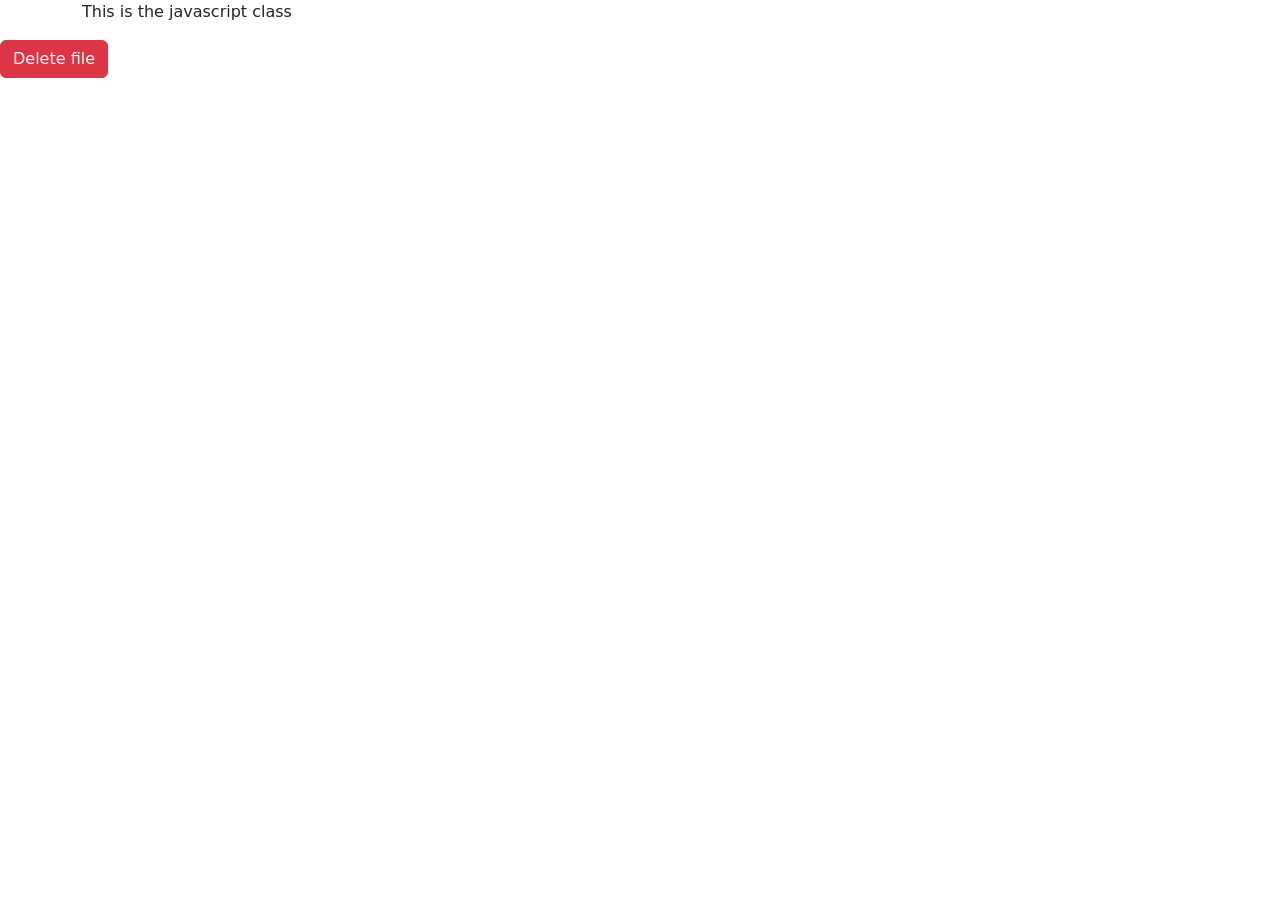
<file: WEEK_ONE/index.html>
<!DOCTYPE html>
<html lang="en">
<head>
    <meta charset="UTF-8">
    <meta name="viewport" content="width=device-width, initial-scale=1.0">
    <title>ParkEase</title>
   
    <link href="https://cdn.jsdelivr.net/npm/bootstrap@5.3.8/dist/css/bootstrap.min.css" rel="stylesheet" 
    integrity="sha384-sRIl4kxILFvY47J16cr9ZwB07vP4J8+LH7qKQnuqkuIAvNWLzeN8tE5YBujZqJLB" crossorigin="anonymous">

</head>

<body>
    <div class="container">
        <p>This is the javascript class</p>
    </div>
    <!--inline script-->
    <button class="btn btn-danger" onclick="alert('Are you sure you want to delete this file')"> Delete file</button>
    <!--internal script-->
    <script>
        console.log("Hello from internal script");
console.log(1+1)   //this is  the program to print sum of two numbers
console.log(2**2) //expontation
console.log(57-10)  //sabtraction
console.log(62/3)  //division
console.log(20+43)  //addition
console.log(22*6)  //multiplication
    </script>
    <script src="./app.js"></script>
    <script src="./index.js"></script>
    <script src="https://cdn.jsdelivr.net/npm/bootstrap@5.3.8/dist/js/bootstrap.bundle.min.js" 
    integrity="sha384-FKyoEForCGlyvwx9Hj09JcYn3nv7wiPVlz7YYwJrWVcXK/BmnVDxM+D2scQbITxI" 
    crossorigin="anonymous"></script>
    <!--inline scripts, internal scripts, external scripts, multiple external scripts-->
    
</body>
</html>
</file>
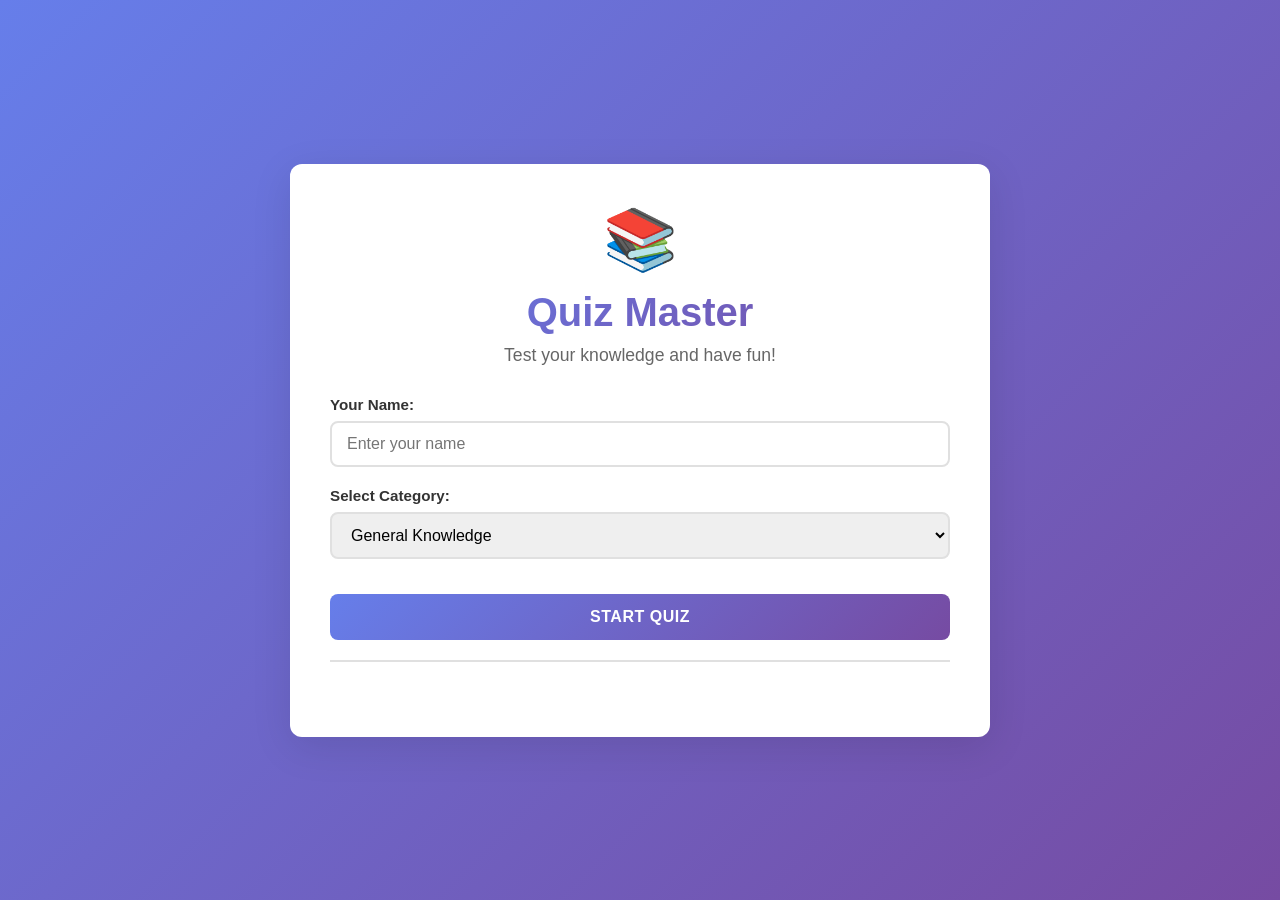
<file: WEEK_FOUR/My_Quiz/index.html>
<!DOCTYPE html>
<html lang="en">
<head>
  <meta charset="UTF-8">
  <meta name="viewport" content="width=device-width, initial-scale=1.0">
  <title>Quiz Master - Interactive Quiz Application</title>
  <link rel="stylesheet" href="index.css">
</head>
<body>
  <div class="main-wrapper">
    <!-- Start Screen -->
    <div id="start-screen" class="screen active">
      <div class="card">
        <div class="header-icon">📚</div>
        <h1>Quiz Master</h1>
        <p class="subtitle">Test your knowledge and have fun!</p>
        
        <div class="form-group">
          <label for="username">Your Name:</label>
          <input type="text" id="username" placeholder="Enter your name" autocomplete="on">
        </div>
        
        <div class="form-group">
          <label for="quiz-category">Select Category:</label>
          <select id="quiz-category">
            <option value="general">General Knowledge</option>
            <option value="tech">Technology</option>
            <option value="science">Science</option>
          </select>
        </div>
        
        <button id="start-btn" class="btn btn-primary">Start Quiz</button>
        <div id="history-preview" class="history-preview"></div>
      </div>
    </div>

    <!-- Quiz Screen -->
    <div id="quiz-screen" class="screen">
      <div class="quiz-container">
        <div class="quiz-header">
          <div class="progress-bar">
            <div id="progress-fill" class="progress-fill"></div>
          </div>
          <div class="quiz-info">
            <span class="question-counter">Question <span id="current-q">1</span> of <span id="total-q">5</span></span>
            <span id="timer" class="timer">⏱️ <span id="time">15</span>s</span>
          </div>
        </div>
        
        <div class="card">
          <h2 id="question" class="question-text"></h2>
          <div id="options" class="options-container"></div>
          <p id="feedback" class="feedback"></p>
          <button id="next-btn" class="btn btn-next">Next Question</button>
        </div>
      </div>
    </div>

    <!-- Results Screen -->
    <div id="result-screen" class="screen">
      <div class="card results-card">
        <div class="results-header">🎉 Quiz Complete!</div>
        <h2 id="user-result-name"></h2>
        
        <div class="score-display">
          <div class="score-circle">
            <div class="score-number"><span id="final-score">0</span>/<span id="total-score">5</span></div>
            <div class="score-label">Your Score</div>
          </div>
          <div class="score-percentage">
            <div class="percentage" id="percentage">0%</div>
            <div class="performance-message" id="performance-msg"></div>
          </div>
        </div>
        
        <div class="results-stats">
          <div class="stat">
            <span class="stat-label">Correct</span>
            <span class="stat-value" id="correct-count">0</span>
          </div>
          <div class="stat">
            <span class="stat-label">Incorrect</span>
            <span class="stat-value" id="incorrect-count">0</span>
          </div>
        </div>
        
        <div class="action-buttons">
          <button id="retry-btn" class="btn btn-primary">Retake Quiz</button>
          <button id="home-btn" class="btn btn-secondary">Back to Home</button>
        </div>
        
        <div id="history" class="quiz-history"></div>
      </div>
    </div>
  </div>

  <script src="index.js"></script>
</body>
</html>
</file>
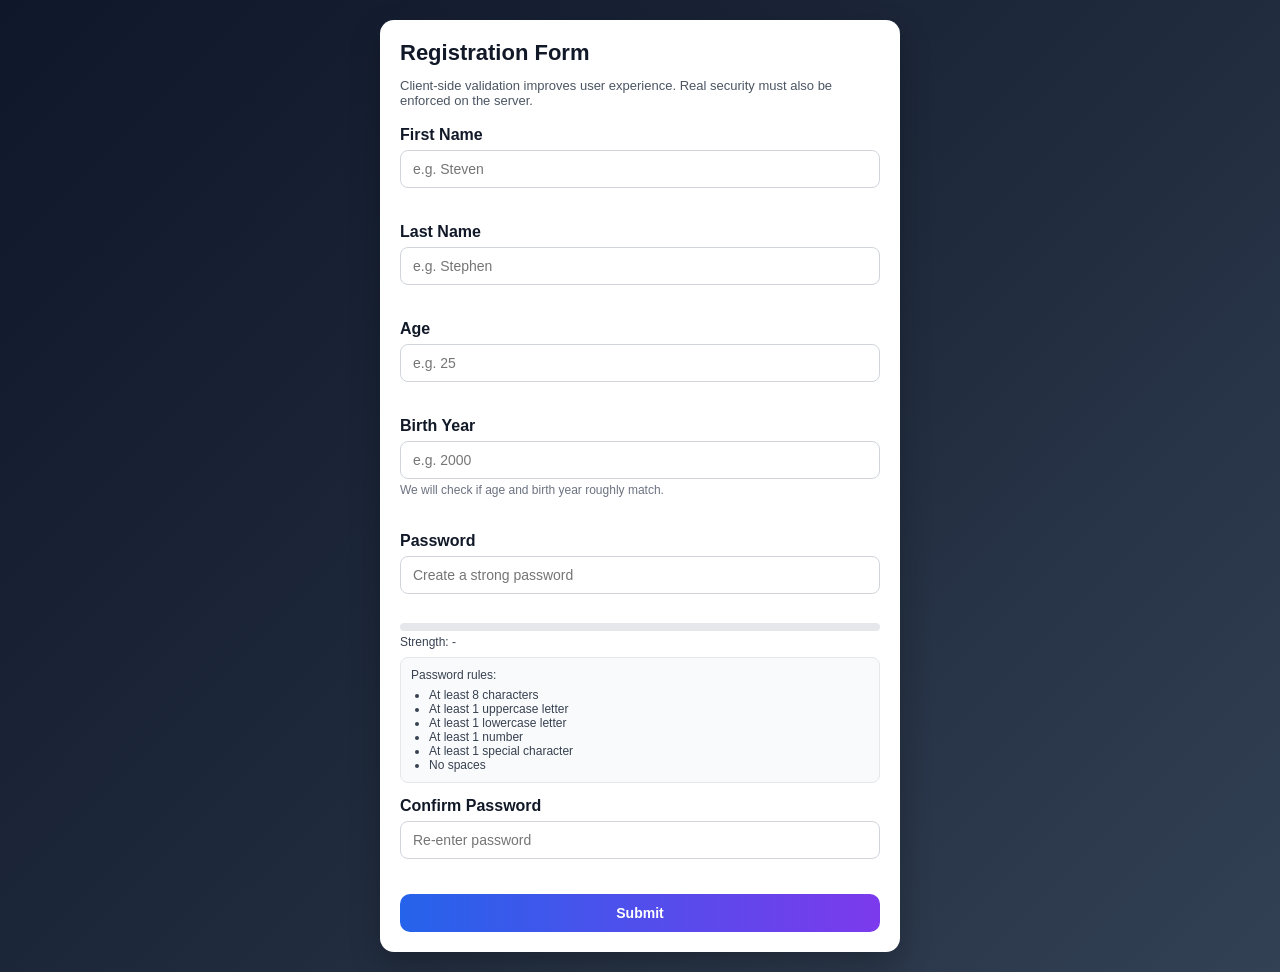
<file: WEEK_THREE/formvalidation-demo.html>
<!DOCTYPE html>
<html lang="en">
<head>
  <meta charset="UTF-8" />
  <meta name="viewport" content="width=device-width, initial-scale=1.0" />
  <title>Form Validation Demo</title>
  <style>
    * {
      box-sizing: border-box;
    }

    body {
      margin: 0;
      font-family: Arial, sans-serif;
      min-height: 100vh;
      display: grid;
      place-items: center;
      background: linear-gradient(135deg, #0f172a, #1e293b, #334155);
      padding: 20px;
    }

    .card {
      width: 100%;
      max-width: 520px;
      background: #ffffff;
      border-radius: 14px;
      padding: 20px;
      box-shadow: 0 12px 30px rgba(0, 0, 0, 0.25);
    }

    h1 {
      margin: 0 0 12px;
      font-size: 22px;
      color: #111827;
    }

    p.note {
      margin: 0 0 18px;
      font-size: 13px;
      color: #4b5563;
    }

    .field {
      margin-bottom: 14px;
    }

    label {
      display: block;
      margin-bottom: 6px;
      font-weight: 600;
      color: #111827;
    }

    input {
      width: 100%;
      padding: 10px 12px;
      border: 1px solid #d1d5db;
      border-radius: 8px;
      font-size: 14px;
      outline: none;
      transition: border-color 0.15s ease, box-shadow 0.15s ease;
    }

    input:focus {
      border-color: #2563eb;
      box-shadow: 0 0 0 3px rgba(37, 99, 235, 0.15);
    }

    .error {
      color: #b91c1c;
      font-size: 12px;
      margin-top: 5px;
      min-height: 16px;
    }

    .field.invalid input {
      border-color: #dc2626;
      background: #fef2f2;
    }

    .field.valid input {
      border-color: #16a34a;
      background: #f0fdf4;
    }

    .password-rules {
      background: #f9fafb;
      border: 1px solid #e5e7eb;
      border-radius: 8px;
      padding: 10px;
      font-size: 12px;
      color: #374151;
      margin-top: 8px;
    }

    .password-rules ul {
      margin: 6px 0 0;
      padding-left: 18px;
    }

    .password-rules li.ok {
      color: #15803d;
    }

    .strength {
      height: 8px;
      background: #e5e7eb;
      border-radius: 999px;
      overflow: hidden;
      margin-top: 8px;
    }

    .strength-bar {
      height: 100%;
      width: 0%;
      transition: width 0.2s ease;
    }

    .strength-text {
      font-size: 12px;
      margin-top: 4px;
      color: #374151;
    }

    button {
      width: 100%;
      border: 0;
      border-radius: 10px;
      padding: 11px 14px;
      font-size: 14px;
      font-weight: 700;
      color: white;
      background: linear-gradient(90deg, #2563eb, #7c3aed);
      cursor: pointer;
    }

    button:hover {
      opacity: 0.95;
    }

    .success {
      display: none;
      margin-top: 12px;
      font-size: 13px;
      color: #166534;
      background: #ecfdf5;
      border: 1px solid #bbf7d0;
      border-radius: 8px;
      padding: 10px;
    }

    .hint {
      font-size: 12px;
      color: #6b7280;
      margin-top: 4px;
    }
  </style>
</head>
<body>
  <form class="card" id="signupForm" onsubmit="return validation(event)">
    <h1>Registration Form</h1>
    <p class="note">Client-side validation improves user experience. Real security must also be enforced on the server.</p>

    <div class="field" id="firstNameField">
      <label for="firstName">First Name</label>
      <input type="text" id="firstName" name="firstName" placeholder="e.g. Steven" />
      <div class="error" id="firstNameError"></div>
    </div>

    <div class="field" id="lastNameField">
      <label for="lastName">Last Name</label>
      <input type="text" id="lastName" name="lastName" placeholder="e.g. Stephen" />
      <div class="error" id="lastNameError"></div>
    </div>

    <div class="field" id="ageField">
      <label for="age">Age</label>
      <input type="number" id="age" name="age" placeholder="e.g. 25" min="1" max="120" />
      <div class="error" id="ageError"></div>
    </div>

    <div class="field" id="yearField">
      <label for="birthYear">Birth Year</label>
      <input type="number" id="birthYear" name="birthYear" placeholder="e.g. 2000" />
      <div class="hint">We will check if age and birth year roughly match.</div>
      <div class="error" id="yearError"></div>
    </div>

    <div class="field" id="passwordField">
      <label for="password">Password</label>
      <input type="password" id="password" name="password" placeholder="Create a strong password" />
      <div class="error" id="passwordError"></div>
      <div class="strength" aria-hidden="true">
        <div class="strength-bar" id="strengthBar"></div>
      </div>
      <div class="strength-text" id="strengthText">Strength: -</div>

      <div class="password-rules">
        Password rules:
        <ul id="rulesList">
          <li id="ruleLength">At least 8 characters</li>
          <li id="ruleUpper">At least 1 uppercase letter</li>
          <li id="ruleLower">At least 1 lowercase letter</li>
          <li id="ruleDigit">At least 1 number</li>
          <li id="ruleSpecial">At least 1 special character</li>
          <li id="ruleSpace">No spaces</li>
        </ul>
      </div>

      
    </div>

    <div class="field" id="confirmPasswordField">
      <label for="confirmPassword">Confirm Password</label>
      <input type="password" id="confirmPassword" name="confirmPassword" placeholder="Re-enter password" />
      <div class="error" id="confirmPasswordError"></div>
    </div>

    <button type="submit">Submit</button>

    <div class="success" id="successMessage">
      ✅ Form is valid (client-side). You can now send this data to the server.
    </div>
  </form>
<script src="registration.js"></script>
 
</body>
</html>
</file>
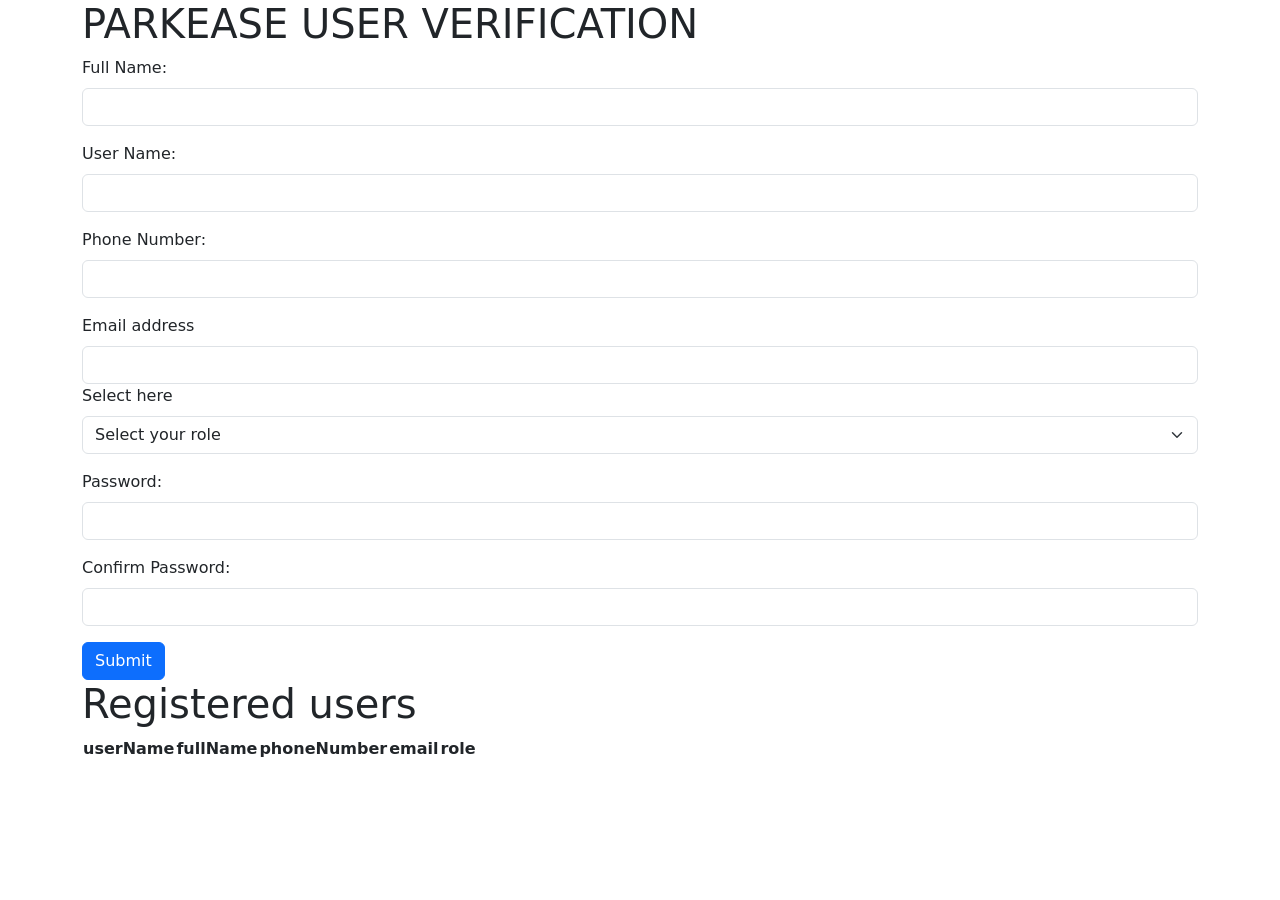
<file: WEEK_THREE/registrationform.html>
<!DOCTYPE html>
<html lang="en">

<head>
    <meta charset="UTF-8" />
    <meta name="viewport" content="width=device-width, initial-scale=1.0" />
    <title>Document</title>
    <link rel="stylesheet" href="https://cdn.jsdelivr.net/npm/bootstrap@5.3.8/dist/css/bootstrap.min.css"
        rel="stylesheet" integrity="sha384-sRIl4kxILFvY47J16cr9ZwB07vP4J8+LH7qKQnuqkuIAvNWLzeN8tE5YBujZqJLB"
        crossorigin="anonymous" />
    <style>
        .error {
            color: red;
        }
        .success {
            color: green;
        }
    </style>
</head>

<body>
    <div class="container">
        <h1>PARKEASE USER VERIFICATION</h1>
        <form id="signupForm">
            <div class="mb-3">
                <label for="fullName" class="form-label">Full Name:</label>
                <input type="text" class="form-control" id="fullName" />
            </div>
            <div class="mb-3">
                <label for="userName" class="form-label">User Name:</label>
                <input type="text" class="form-control" id="userName" />
            </div>
            <div class="mb-3">
                <label for="phoneNumber" class="form-label">Phone Number:</label>
                <input type="number" class="form-control" id="phoneNumber" />
            </div>
            <label for="email" class="form-label">Email address</label>
            <input type="email" class="form-control" id="email" aria-describedby="emailHelp" />

            <div class="mb-3">
                <label for="role" class="form-label">Select here</label>
                <select class="form-select" id="role">
                    <option selected>Select your role</option>
                    <option value="1">Attendant</option>
                    <option value="2">Manager</option>
                    <option value="3">Admin</option>
                </select>
            </div>
            <div class="mb-3">
                <label for="password" class="form-label">Password:</label>
                <input type="password" class="form-control" id="password" />
            </div>
            <div class="mb-3">
                <label for="confirmPassword" class="form-label">Confirm Password:</label>
                <input type="password" class="form-control" id="confirmPassword" />
            </div>
            <button type="submit" class="btn btn-primary">Submit</button>
        </form>
        <div id="message" class="message"></div>
        <div id="message" class="message"></div>
    </div>
    <div class="container">
    <h1>Registered users</h1>
    <table>
        <thead>
            <tr>
                <th>userName</th>
                <th>fullName</th>
                <th>phoneNumber</th>
                <th>email</th>
                <th>role</th>
            </tr>
        </thead>
        <tbody id="userBody"></tbody>
    </table></div>
    <script src="registration.js"></script>
</body>

</html>
</file>
<file: WEEK_FOUR/My_Quiz/index.css>
* {
  margin: 0;
  padding: 0;
  box-sizing: border-box;
}

body {
  font-family: 'Segoe UI', Tahoma, Geneva, Verdana, sans-serif;
  background: linear-gradient(135deg, #667eea 0%, #764ba2 100%);
  min-height: 100vh;
  display: flex;
  align-items: center;
  justify-content: center;
  padding: 20px;
}

.main-wrapper {
  width: 100%;
  max-width: 700px;
  animation: fadeIn 0.5s ease-in;
}

@keyframes fadeIn {
  from {
    opacity: 0;
    transform: translateY(20px);
  }
  to {
    opacity: 1;
    transform: translateY(0);
  }
}

.screen {
  display: none;
  animation: slideIn 0.4s ease-in-out;
}

.screen.active {
  display: block;
}

@keyframes slideIn {
  from {
    opacity: 0;
    transform: translateX(20px);
  }
  to {
    opacity: 1;
    transform: translateX(0);
  }
}

.card {
  background: white;
  border-radius: 12px;
  box-shadow: 0 10px 40px rgba(0, 0, 0, 0.1);
  padding: 40px;
  text-align: center;
}

.header-icon {
  font-size: 60px;
  margin-bottom: 15px;
}

h1 {
  color: #333;
  font-size: 2.5em;
  margin-bottom: 10px;
  background: linear-gradient(135deg, #667eea, #764ba2);
  -webkit-background-clip: text;
  -webkit-text-fill-color: transparent;
  background-clip: text;
}

h2 {
  color: #333;
  margin-bottom: 20px;
  font-size: 1.8em;
}

.subtitle {
  color: #666;
  font-size: 1.1em;
  margin-bottom: 30px;
}

.form-group {
  text-align: left;
  margin-bottom: 20px;
}

label {
  display: block;
  margin-bottom: 8px;
  color: #333;
  font-weight: 600;
  font-size: 0.95em;
}

input, select {
  width: 100%;
  padding: 12px 15px;
  border: 2px solid #e0e0e0;
  border-radius: 8px;
  font-size: 1em;
  transition: all 0.3s ease;
  font-family: inherit;
}

input:focus, select:focus {
  outline: none;
  border-color: #667eea;
  box-shadow: 0 0 0 3px rgba(102, 126, 234, 0.1);
}

.btn {
  padding: 14px 30px;
  border: none;
  border-radius: 8px;
  font-size: 1em;
  font-weight: 600;
  cursor: pointer;
  transition: all 0.3s ease;
  text-transform: uppercase;
  letter-spacing: 0.5px;
}

.btn-primary {
  background: linear-gradient(135deg, #667eea, #764ba2);
  color: white;
  width: 100%;
  margin-top: 15px;
}

.btn-primary:hover {
  transform: translateY(-2px);
  box-shadow: 0 8px 20px rgba(102, 126, 234, 0.3);
}

.btn-primary:active {
  transform: translateY(0);
}

.btn-secondary {
  background: #e0e0e0;
  color: #333;
  margin-top: 10px;
}

.btn-secondary:hover {
  background: #d0d0d0;
}

.btn-next {
  margin-top: 20px;
  opacity: 0.5;
  cursor: not-allowed;
  pointer-events: none;
  background: #ccc;
  color: #666;
}

.btn-next.enabled {
  opacity: 1;
  cursor: pointer;
  pointer-events: all;
  background: linear-gradient(135deg, #667eea, #764ba2);
  color: white;
}

.btn-next.enabled:hover {
  transform: translateY(-2px);
  box-shadow: 0 8px 20px rgba(102, 126, 234, 0.3);
}

/* Quiz Screen Styles */
.quiz-container {
  background: white;
  border-radius: 12px;
  overflow: hidden;
  box-shadow: 0 10px 40px rgba(0, 0, 0, 0.1);
}

.quiz-header {
  background: linear-gradient(135deg, #667eea, #764ba2);
  padding: 20px;
  color: white;
}

.progress-bar {
  height: 6px;
  background: rgba(255, 255, 255, 0.3);
  border-radius: 3px;
  margin-bottom: 15px;
  overflow: hidden;
}

.progress-fill {
  height: 100%;
  background: white;
  border-radius: 3px;
  transition: width 0.3s ease;
}

.quiz-info {
  display: flex;
  justify-content: space-between;
  font-size: 0.95em;
  font-weight: 500;
}

.timer {
  font-weight: bold;
  display: flex;
  align-items: center;
  gap: 5px;
}

.question-text {
  color: #333;
  font-size: 1.5em;
  margin: 30px 0 25px 0;
  line-height: 1.4;
}

.options-container {
  display: flex;
  flex-direction: column;
  gap: 12px;
  margin: 25px 0;
}

.option {
  padding: 15px 20px;
  background: #f5f5f5;
  border: 2px solid #e0e0e0;
  border-radius: 8px;
  cursor: pointer;
  text-align: left;
  font-size: 1em;
  font-weight: 500;
  color: #333;
  transition: all 0.3s ease;
}

.option:hover {
  background: #eff0ff;
  border-color: #667eea;
  transform: translateX(5px);
}

.option.selected {
  background: #667eea;
  color: white;
  border-color: #667eea;
}

.option.correct {
  background: #4caf50;
  border-color: #4caf50;
  color: white;
}

.option.incorrect {
  background: #f44336;
  border-color: #f44336;
  color: white;
}

.option.disabled {
  cursor: not-allowed;
  opacity: 0.7;
}

.feedback {
  margin: 20px 0;
  font-size: 1.1em;
  font-weight: 600;
  min-height: 25px;
  animation: slideIn 0.3s ease;
}

.feedback.correct {
  color: #4caf50;
}

.feedback.incorrect {
  color: #f44336;
}

.feedback.timeout {
  color: #ff9800;
}

/* Results Screen Styles */
.results-card {
  text-align: center;
}

.results-header {
  font-size: 3em;
  margin-bottom: 20px;
}

#user-result-name {
  color: #667eea;
  font-size: 1.5em;
  margin-bottom: 30px;
}

.score-display {
  display: flex;
  justify-content: center;
  align-items: center;
  gap: 40px;
  margin: 30px 0;
  flex-wrap: wrap;
}

.score-circle {
  width: 150px;
  height: 150px;
  border-radius: 50%;
  background: linear-gradient(135deg, #667eea, #764ba2);
  display: flex;
  flex-direction: column;
  justify-content: center;
  align-items: center;
  color: white;
  box-shadow: 0 10px 30px rgba(102, 126, 234, 0.3);
}

.score-number {
  font-size: 2.5em;
  font-weight: bold;
  margin-bottom: 5px;
}

.score-label {
  font-size: 0.9em;
  opacity: 0.9;
}

.score-percentage {
  text-align: center;
}

.percentage {
  font-size: 2.5em;
  font-weight: bold;
  color: #667eea;
  margin-bottom: 10px;
}

.performance-message {
  font-size: 1.1em;
  color: #666;
  font-weight: 500;
}

.results-stats {
  display: flex;
  justify-content: center;
  gap: 40px;
  margin: 30px 0;
}

.stat {
  flex: 1;
  max-width: 150px;
  padding: 20px;
  background: #f5f5f5;
  border-radius: 8px;
}

.stat-label {
  display: block;
  color: #666;
  font-size: 0.9em;
  margin-bottom: 10px;
  text-transform: uppercase;
  letter-spacing: 0.5px;
}

.stat-value {
  display: block;
  font-size: 2em;
  font-weight: bold;
  color: #667eea;
}

.action-buttons {
  display: flex;
  gap: 15px;
  margin: 30px 0;
  flex-direction: column;
}

.action-buttons .btn {
  flex: 1;
}

.quiz-history {
  margin-top: 40px;
  padding-top: 30px;
  border-top: 2px solid #e0e0e0;
  text-align: left;
}

.history-preview,
.quiz-history h3 {
  color: #333;
  font-weight: 600;
  margin-bottom: 15px;
  font-size: 1.1em;
}

.history-item {
  padding: 12px;
  background: #f9f9f9;
  border-left: 4px solid #667eea;
  margin-bottom: 10px;
  border-radius: 4px;
  font-size: 0.95em;
  color: #555;
}

.history-preview {
  margin-top: 20px;
  padding-top: 20px;
  border-top: 2px solid #e0e0e0;
  text-align: left;
  max-height: 200px;
  overflow-y: auto;
}

@media (max-width: 600px) {
  .card {
    padding: 25px;
  }

  h1 {
    font-size: 2em;
  }

  h2 {
    font-size: 1.4em;
  }

  .question-text {
    font-size: 1.2em;
  }

  .score-display {
    gap: 20px;
  }

  .results-stats {
    gap: 20px;
  }

  .action-buttons {
    flex-direction: column;
  }
}
</file>
